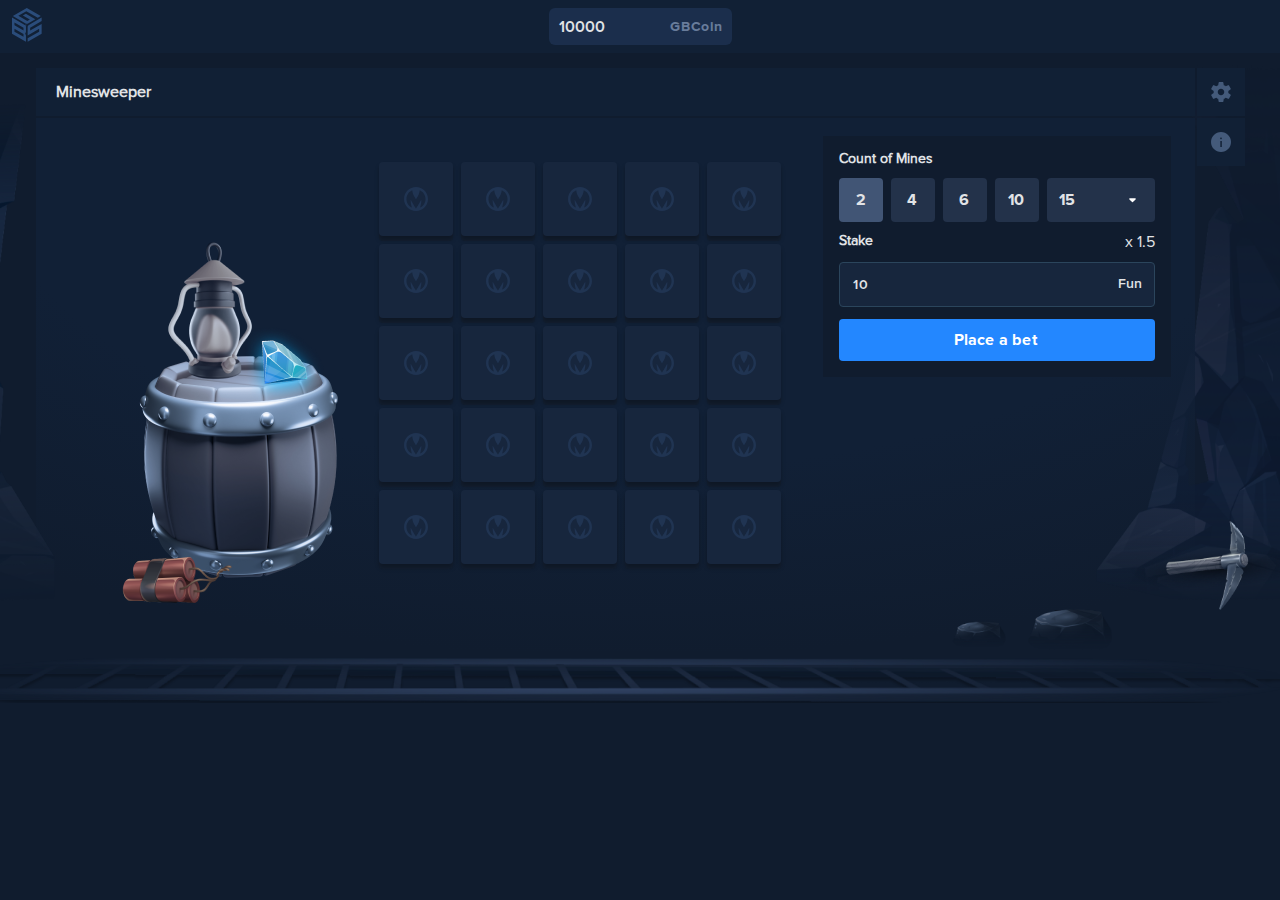
<file: index.html>
<!DOCTYPE html>
<html lang="en">
<head>
    <meta name="viewport" content="width=device-width, initial-scale=1">
    <meta charset="utf-8">
   
    <link rel="icon" href="Image/fiveIcon/fiveIcon.ico">
    <link rel="stylesheet" href="./Style/mine.css">
    <link rel="stylesheet" href="./Style/event/hover.css">
    <link rel="stylesheet" href="./Style/event/click.css">
    <link rel="stylesheet" href="./Style/Screen/screen1440.css">
    <link rel="stylesheet" href="./Style/Screen/screen1280.css">
    <link rel="stylesheet" href="./Style/Screen/screen1024.css">
    <link rel="stylesheet" href="./Style/Screen/screen744.css">
    <link rel="stylesheet" href="./Style/Screen/screen428.css">
    <link rel="stylesheet" href="./Style/Screen/screen375.css">
    <link rel="stylesheet" href="./Style/Screen/screen360.css">


    <script src="Script/baseCustomControl.js"></script>
    <Script src="Script/PopUp/basePopUp.js"></Script>
    <script src="Script/Header/headerBase.js"></script>
    <script src="Script/Body/baseBody.js"></script>

    <script src="Script/Bar/baseBar.js"></script>
    <script src="Script/Buttons/baseButton.js"></script>
    <script src="Script/Bar/buttonBar.js"></script>

    <script src="Script/Header/header.js"></script> 
    <script src="Script/Header/headerLogoContainer.js"></script>
    <script src="Script/Header/headerMyWalletContainer.js"></script>
    <script src="Script/myWallet.js"></script>
    <script src="Script/walletMoneyAmountContainer.js"></script>
    <script src="Script/currencyOfMoneyOfMyWalletContainer.js"></script>
    <script src="Script/Header/headerContactInfoContainer.js"></script>
    <script src="Script/Buttons/bookAMeeting.js"></script>
    <script src="Script/Buttons/burgerMenuButton.js"></script>

    <script src="Script/content.js"></script>

    <script src="Script/mineGameContainer.js"></script>

    <script src="Script/Bar/gameBar.js"></script>
    <script src="Script/Header/gameHeader.js"></script>

    <script src="Script/Body/gameBody.js"></script>
    <script src="Script/decorationContainer.js"></script>
    <script src="Script/Buttons/buttonContainer.js"></script>
    <script src="Script/Buttons/levelButtonContainer.js"></script>
    <script src="Script/Buttons/levelButton.js"></script>
    <script src="Script/Bar/mineButtonBar.js"></script>
    <script src="Script/Buttons/mineButtonContainer.js"></script>
    <script src="Script/Buttons/mineButton.js"></script>
    <script src="Script/minePopUpContainer.js"></script>
    <script src="Script/minePopUp.js"></script>

    <script src="Script/Bar/betBar.js"></script>
    <script src="Script/betContainer.js"></script>

    <script src="Script/Toggle/baseToggle.js"></script>
    <script src="Script/Toggle/soundSwitcher.js"></script>
    <script src="Script/Toggle/voceSwitcher.js"></script>

    <script src="Script/Bar/settingBar.js"></script>
    <script src="Script/setting.js"></script>
    <script src="Script/settings-container.js"></script>
    <script src="Script/Bar/soundEffectBar.js"></script>
    <script src="Script/soundContainer.js"></script>
    <script src="Script/VoceContainer.js"></script>
    <script src="Script/explanation.js"></script>

    <script src="Script/PopUp/rules.js"></script>
    <script src="Script/rulesContainer.js"></script>
    <script src="Script/Header/rulesHeader.js"></script>
    <script src="Script/rulesHeadlineContaienr.js"></script>
    <script src="Script/rulesCloseContainer.js"></script>
    <script src="Script/Body/rulesBody.js"></script>
    
    <script src="Script/levelContainer.js"></script>
    <script src="Script/Header/levelHeader.js"></script>
    <script src="Script/Body/levelBody.js"></script>
    <script src="Script/dropDownLevelButtonContainer.js"></script>
    <script src="Script/Header/dropDownLevelButtonHeader.js"></script>
    <script src="Script/Body/dropDownLevelButtonBody.js"></script>
    <script src="Script/arrowDecorationIconContainer.js"></script>
    <script src="Script/dropDownLevelButtonList.js"></script>
    <script src="Script/Buttons/drowDownlevelButton.js"></script>

    <script src="Script/currencyContainer.js"></script>
    <script src="Script/Header/currencyHeader.js"></script>
    <script src="Script/Body/currencyBody.js"></script>

    <script src="Script/betButtonContainer.js"></script>
    <script src="Script/Buttons/betButton.js"></script>
    
    <script src="Script/Body/levelResultBody.js"></script>
    <script src="Script/levelResultExplanation.js"></script>
    <script src="Script/levelResultMines.js"></script>

    <script src="Script/animtationContainer.js"></script>
    <script src="Script/cartForMinesContainer.js"></script>
    <script src="Script/cartOfMines.js"></script>
    <script src="Script/InfluanceBalanceContainer.js"></script>
    <Script src="Script/PopUp/influenceBalance.js"></Script>
    <script src="Script/Body/bodyInfluanceBalance.js"></script>
    <script src="Script/Buttons/InfluanceBalanceButtonContainer.js"></script>

    <script src="Script/menuMobileScreenContainer.js"></script>
    <script src="Script/Body/menuMobileScreenBody.js"></script>

    <script src="Script/mineGame.js"></script>

    <title>MineGame</title>
</head>
<body>
    <script>
        let mineGame = new MineGame({el: 'mineGame', parent: document.body});
        console.log(mineGame);
    </script>
</body>
</html>
</file>
<file: Style/mine.css>
@font-face {
    font-family: proximaNova-bold;
    src: url(../Font/ProximaNova-Bold.ttf);
}

@font-face {
    font-family: proximaNova-semibold;
    src: url(../Font/ProximaNova-Semibold.ttf);
}

@font-face {
    font-family: proximaNova-regular;
    src: url(../Font/proximanova-regular.otf);
}

@font-face {
    font-family: roboto-bold;
    src: url(../Font/Roboto-Bold.ttf);
}

@font-face {
    font-family: proximaNova-medium;
    src: url(../Font/ProximaNovaMedium.otf);
}

* {
    box-sizing: border-box;
    
    font-family: proximaNova-regular;
    font-size: 16px;
    
    border: 0;
    
    color: #E1E3E6;

    margin: 0;
    padding: 0;
}

body {
   
    background-color: #101C2E;
    background-image: url('../Image/content/BGDecoration.png');
    background-size: cover;
    background-position-y: center;
    background-position-x: center;
    background-repeat: no-repeat;
}

/*----Width settings ---*/

.width-100 {
    width: 100%;
}

.width-154px {
    width: 154px;
}


/*--- Height setting ---*/

.height-48 {
    height: 48px;
}

.height-44 {
    height: 44px;
}

.height-100vh {
    height: 100vh;
}

/*--- Font settings ---*/

.font-size32 {
    font-size: 32px;
}

.font-size24 {
    font-size: 24px;
}

.font-size20 {
    font-size: 20px;
}

.font-size18 {
    font-size: 18px;
}

.font-size16 {
    font-size: 16px;
}

.font-size14 {
    font-size: 14px;
}

.font-proximaNova-bold {
    font-family: proximaNova-bold;
}

.font-proximaNova-semibold {
    font-family: proximaNova-semibold;
}

.font-proximaNova-medium {
    font-family: proximaNova-medium;
}

.font-roboto-bold {
    font-family: roboto-bold;
}

/*--- Text align setting ---*/

.text-align-center {
    text-align: center;
}

.text-align-right {
    text-align: right;
}

.text-align-left {
    text-align: left;
}

/*--- Dispkay setting ---*/

.dsp-none {
    display:none;
}

.dsp-block {
    display: block;
}

.dsp-flex {
    display: flex;
}

.flex-jstfy-content-center {
    justify-content: center; /* centers the items horizontally */
    align-items: center;
}


.justify-content-flex-start {
    justify-content: flex-start;
    align-items: center;
}

.justify-content-flex-end {
    justify-content: flex-end;
    align-items: center;
}

.justify-content-space-between {
    justify-content: space-between;
}

.align-items-center {
    align-items: center;
}


.flex-columns-gap5 {
    column-gap: 5px;
}

.flex-columns-gap12 {
    column-gap: 12px;
}

.flex-row-gap8 {
    row-gap: 8px;
}

.flex-column-gap8 {
    column-gap: 8px;
}

/*--- Background setting ---*/

.bg-color1 {
    background-color: #101C2E;
}

.bg-color2 {
    background-color: #112035;
}

.bg-color3 {
    background: #23324A;
}

.bg-color4 {
    background-color: #202B42;
}

.bg-color5 {
    background-color: #1B2E4C;
}

.bg-color6 {
    background-color: #142238;
}

.bg-color7 {
    background-color: #284572;
}

.bg-color8 {
    background-color: #0169E7;
}

.bg-color9 {
    background-color: #142238;
}

.bg-color10{
    background-color: #2387FF;
}

.bg-color11 {
    background-color: #0A121F9C;
}

.bg-color12 {
    background-color: #0a121fe3;
}

.bg-color13 {
    background-color: #09101B;
}


.bg-no-repeat {
    background-repeat: no-repeat;
}

.bg-positionX-center {
    background-position-x: center;
}

.bg-positionY-center {
    background-position-y: center;
}


/*--- Color ---*/

.text-color-1 {
    color: #FAFAFF;
}

.text-color-2 {
    color: #687C9B !important;
}

.text-color-3 {
    color: #A0A5AD;
}

/*--- Margin setting ---*/

.margin-top12 {
    margin-top: 12px;
}

/*--- Padding setting ---*/

.padding-16 {
    padding: 16px;
}

.padding-13 {
    padding: 13px;
}

.padding-12 {
    padding: 12px;
}

.padding-8 {
    padding: 8px;
}

.padding0-margin0 {
    margin: 0;
    padding: 0;
}

/*--- Border Setting --*/

.border-radius4 {
    border-radius: 4px;
}

.border-radius6 {
    border-radius: 6px;
}

/*--- Pozition setting---*/

.positon-realitive {
    position: relative;
}

.positon-absolute {
    position: absolute;
}

.position-fixed {
    position: fixed;
}

/*--- Cursor setting ---*/

.cursor-pointer {
    cursor: pointer;
}

.input-outline-none {
    outline: none;
}


/*--- Components style ---*/

.mine-game-container {
    width: 1399px;
}

.mine-header {
    padding: 8px 10px 8px 10px;
}

.content {
    padding-top: 34px;
}

.game-header {
    height: 48px;
    
    padding-left: 20px;

    flex-flow: column nowrap;
    justify-content: center;
    align-content: center;
    align-items: stretch;
}

.logo-and-name-container {
    width: 64px;
    height: 100%;
}


.logo-and-name-container div:nth-child(1) > img  {
    width: 34px;
    height: 34px;
    filter: brightness(0) saturate(100%) invert(24%) sepia(66%) saturate(489%) hue-rotate(175deg) brightness(100%) contrast(96%);
    transition: width 0.5s, heigth 0.5s;
}

.logo-image {
    z-index: 2;
    transition: width 2s, height 4s;
}

.logo-name {
    left: -15px;
   opacity: 0;
   
    z-index: 1;
    transition: left 0.3s, opacity 0.3s;

}

.my-wallet {
    min-width: 183px;
    height: 37px;

    padding: 9px 10px 9px 10px;
}

.currency-of-money {
    color: #687C9B;
}

.booke-a-meeting {
    padding: 10px 12px 10px 12px;

}

.burger-menu-button {
    background-image: url('../Image/svg/burgerMenu/burgerMenu.svg');
    width: 24px;
    height: 24px;
}

.menu-mobile-screen-container {
    height: 100vh;
}

.menu-mobile-screen-body {
    width: 72.2%;
    height: 100%;
    
}

.game-body {
    padding-left: 0;
}

.buttons-of-setting-bar {
    width: 48px;
    height: 48px;
}

.game-body {  
    background: radial-gradient(89.59% 89.59% at 51.21% 11.61%, #112036 60.37%, #11203600 100%);
    margin-top: 2px;
    padding-top: 0;
}

.decoration-container {
    padding-top: 188px;
    padding-left: 68px;
    padding-right: 49px;
}

.mine-button-bar {
    flex-direction: column;

    padding-top: 44px;
}

.mine-button-container {
    flex-wrap: wrap;
    justify-content: space-between;
}

.mine-button {
    height: 100px;
    width: 100px;
    box-shadow: 0 4px 4px #00000040, 0px 5px 0px #131F31;
    background-color: #17263D;
    background-image: url('../Image/content/decoration2.svg');
    background-position-x: center;
    background-position-y: center;
}

.mine-button-animationEffect {
    transition: background-color .1s ease-in-out, background-image .1s ease-in-out;
}

/*
 start effect 
*/

/*Part 1*/




/*paert 2*/

.bounceIn {
    -webkit-animation-name: bounceIn;
    animation-name: bounceIn;
    -webkit-animation-duration: 0.5s;
    animation-duration: 0.5s;
    -webkit-animation-duration: 0.5s;
    animation-duration: 0.5s;
    -webkit-animation-fill-mode: backwards;
    animation-fill-mode: backwards;
    }
    @-webkit-keyframes bounceIn {
        0%, 20%, 40%, 60%, 80%, 100% {
        -webkit-transition-timing-function: cubic-bezier(0.215, 0.610, 0.355, 1.000);
        transition-timing-function: cubic-bezier(0.215, 0.610, 0.355, 1.000);
        }
        0% {
        opacity: 0;
        -webkit-transform: scale3d(.3, .3, .3);
        transform: scale3d(.3, .3, .3);
        }
        20% {
        -webkit-transform: scale3d(1.1, 1.1, 1.1);
        transform: scale3d(1.1, 1.1, 1.1);
        }
        40% {
        -webkit-transform: scale3d(.9, .9, .9);
        transform: scale3d(.9, .9, .9);
        }
        60% {
        opacity: 1;
        -webkit-transform: scale3d(1.03, 1.03, 1.03);
        transform: scale3d(1.03, 1.03, 1.03);
        }
        80% {
        -webkit-transform: scale3d(.97, .97, .97);
        transform: scale3d(.97, .97, .97);
        }
        100% {
        opacity: 1;
        -webkit-transform: scale3d(1, 1, 1);
        transform: scale3d(1, 1, 1);
        }
    }
    @keyframes bounceIn {
        0%, 20%, 40%, 60%, 80%, 100% {
        -webkit-transition-timing-function: cubic-bezier(0.215, 0.610, 0.355, 1.000);
        transition-timing-function: cubic-bezier(0.215, 0.610, 0.355, 1.000);
        }
        0% {
        opacity: 0;
        -webkit-transform: scale3d(.3, .3, .3);
        transform: scale3d(.3, .3, .3);
        }
        20% {
        -webkit-transform: scale3d(1.1, 1.1, 1.1);
        transform: scale3d(1.1, 1.1, 1.1);
        }
        40% {
        -webkit-transform: scale3d(.9, .9, .9);
        transform: scale3d(.9, .9, .9);
        }
        60% {
        opacity: 1;
        -webkit-transform: scale3d(1.03, 1.03, 1.03);
        transform: scale3d(1.03, 1.03, 1.03);
        }
        80% {
        -webkit-transform: scale3d(.97, .97, .97);
        transform: scale3d(.97, .97, .97);
        }
        100% {
        opacity: 1;
        -webkit-transform: scale3d(1, 1, 1);
        transform: scale3d(1, 1, 1);
        }
    } 

/*End effect*/

.mine-pop-up-container, .influance-balance-container {
    width: 100%;
    height: 100%;
}

.mine-pop-up {
    width: 222px;
    height: 134px;

    padding-top: 25px;

    /*top: 247px;*/
    /*left: 157px;*/

    /*border: solid 1px #0CB4FE;*/
    background-color: #132136d4;
    background-image: url('../Image/Corner.svg');
    background-position: 0 0;
    border-radius: 16px;
    backdrop-filter: blur(12px);
}

.mine-pop-up h2 {
    color:  #0CB4FE
}

.mine-pop-up p {
    color: #FAFAFF;
}
        

.bet-bar {
    padding-top: 18px;
    padding-left: 68px;
}

.bet-container {
    padding: 16px;
}

.level-button {
    height: 44px;
    width: 44px;
}

.level-result-explanation {
    background-image: url('../Image/content/levelResultExplanationDecoration.png');
    background-position-x: 118px;
    background-position-y: 12px;
}

.level-result-mines {
    background-image: url('../Image/content/levelResultMinesDecoration.png');
    background-position-x: 118px;
    background-position-y: 12px;
}

.list-of-level-container {
    width: 108px;
}

.drop-down-level-butto-body {
    width: 110px;
    top: 60px;
    left: 0;
    
    z-index: 1;
}

::-webkit-scrollbar {
    width: 6px;
}

::-webkit-scrollbar-thumb {
    background: #415575; 
    border-radius: 10px;
  }

.arrow-decoration-icon-container {
    left: 48px;
}

.drop-down-level-button-list {
    height: 200px;

    margin-top: 12px;

    overflow: auto;
}


.drop-down-level-button {
    width: 100%;
    height: 36px;
    text-align: left;
    padding: 8px 12px 8px 12px;
}

.drop-down-level-button-header {
    height: 100%;
    width: 100%;
    padding: 12px
}

.currency-body > p {
    top: 13px;
    right: 13px;

    z-index: unset;
}

.stake {
    background: #17263D;

    border: 1px solid #2B455C;

    padding-left: 13px;
    padding-right: 13px;

}

.bet-button-container > button{
    background: #2387FF;
    
    color: #FFFFFF;

    text-align: center;

    padding-top: 11px;
    padding-bottom: 11px;
}

.animation-container {
    height: 192px;
    
    background-image: url('../Image/content/animationCarriage.png');
    background-position-y: 101px;
    overflow: hidden;

}

.Cart-formines-container {
    width: 276px;
    height: 100%;
   
    margin: 0 auto;

    transition-property: move-right;
    /*transition-duration: 5s;*/
    transition-timing-function: cubic-bezier(.09,-0.01,.48,1.05);

    /*animation: move-right 3s, display 1s cubic-bezier(.09,-0.01,.48,1.05);*/
}


.Cart-for-mines-container-animation {
    left: -18%;

    animation: step 2s cubic-bezier(.09,-0.01,.48,1.05);
}


.cart-of-mines {
    width:  280px;
    height: 180px;
}

.cart-of-mines-animtation {
    top: -6px;
    left: 0;
    background: url('../Image/spritesheet.png') -12px -58px;
    background-repeat: no-repeat;

    animation: play 0.8s steps(26) infinite;
}

@keyframes play {
   100% {
    background-position-x: -7331px;
    }   
    
}

@keyframes step {
    100% {
        left: 100%;
    }
}

/*@keyframes move-right {
   from{
     left: -20%
    }

    to {
      left: 100%;
    }

}*/

.cartOfSprite {
    width:  20px;
    height: 20px;
    left: 0;
    top: 0;
}


/* --- Pop upp influance-balance ---*/

.influance-balance-container {
    background-color:#0A121FE5;

    top: 0;
    left: 0;
    z-index: 9;
}

.influance-balance {
    border-radius: 8px;
    padding: 48px 16px 0 16px;
}

.influence-balance-button {
    width: 146px;
    height: 48px;

    margin-top: 46px;

    margin-bottom: 16px;
}

/*--------Setings part-----------*/

.menu-mobile-left-free-side {
    width: 27.8%;
}

.settings-container {
    width: 100%;
    height: 100%;

    background-image: url("../Image/svg/settings/settings.svg");
}

.sound-container, .voce-container {
    padding: 10px;
}

.sound-effects-bar {
    background-color: #0C1625;
    top: 51px;
    left: -109px;

    border-radius: 8px;
}

.sound-name-container, .voce-name-container {
    width: 90px;
}

.sound-name-container, .voce-name-container {
    display: flex;
    align-items: center;
}

/*.sound-switcher-container, .voce-switcher-container {
   /* width: 64px;
  
}*/

.switcher {
    position: relative;
    display: inline-block;
    width: 48px;
    height: 21px;
}

.switcher > input {
    -webkit-appearance: none;
    -moz-appearance: none;
    -ms-appearance: none;
    -o-appearance: none;
    appearance: none;

    position: relative;
    
    width: 100%;
    height: 100%;
    border-radius: 25px;
    background-color: #121F32;
    transition: background .3s;
    outline: none;
    cursor: pointer;
}

.switcher > input::after {
    content: '';
    position: absolute;
    width: 50%;
    height: 100%;
    top: 50%;
    left: 30%;
    transform: translate(-50%, -50%);
    border-radius: 50%;
    height: 17px;
    width: 17px;
    background-color: #1e3455;
    transition: left .3s;
}

.switcher > input:checked {
    background-color: #1D83FE;
}

.switcher > input:checked::after {
    left: 70%;
}

/* --- Rules ---*/

.explanation {
    background-image: url('../Image/svg/settings/explanationIcon.svg');
}

.rules-container {
    top: 0;
    left: 0;
    z-index: 9;
}

.rules {
    width: 526px;
    height: 71%;
}

.rules-header {
    padding: 17px 24px 17px 24px;
}

.Rules-Body {
    height: 92%;

    padding: 22px 24px 22px 24px;
    margin-top: 2px;

    overflow: auto;
}

.Rules-Body > p {
   font-size: 14px;
   font-family: proximaNova-semibold;

   padding-bottom: 24px;

   color: #A0A5AD;

}

.Rules-Body > p:last-child {
    padding-bottom: 0;
}

.rules-headline-container {
    width: 494px;
}

.rules-close-container {
    width: 32px;
    background-image: url('../Image/svg/settings/rulesClose.svg');
}

#BookeBurgerMenuContaienr {display: none}
.booke-burger-menu-container {display: none;}
</file>
<file: Style/event/hover.css>
/*global settings*/

/*--- Components event ---*/

.header-logo-container > img:hover  {
    width: 28px;
    height: 28px;

    filter: brightness(0) saturate(100%) invert(49%) sepia(89%) saturate(7497%) hue-rotate(205deg) brightness(98%) contrast(99%);
}

.logo-and-name-container:hover .logo-image {
    width: 28px;
    height: 28px;

    filter: brightness(0) saturate(100%) invert(49%) sepia(89%) saturate(7497%) hue-rotate(205deg) brightness(98%) contrast(99%);
}

.logo-and-name-container:hover .logo-name-container > p {
    left: 5px;
    opacity: 1;
}



  

.mine-button-animationEffect:hover {
    background-color: #1F304A;
    background-image: url('../../Image/content/decoration2Hopver.svg');

}
.level-button:hover {
    background-color: #304361;
}

.drop-down-level-button:hover {
    background-color: #2A4A7A;
}

.bet-button:hover, .booke-a-meeting:hover {
    background-color: #0169E7;
}


.cash-out-button-disable:hover {
    background-color: #2387FF;
    opacity: 0.5;
}

.list-of-level-container:hover {
    background-color:  #2B3C57;
}

.eventHoverStyle-background-color, .eventHoverStyle-background-color:hover {
    background-color: #415575;
}

/* --- Pop Up --*/

.cancle-balance-button:hover {
    background-color: #3C6BB0;
}

.increase-balance-button:hover {
    background-color: #1D83FE;
}
</file>
<file: Style/Screen/screen1440.css>
@media only screen and (min-height: 1081px) {
    .rules {
        height: 684px;
    }
}

@media only screen and (max-width: 1440px) {
    body {
        background-position-y: 147px;
        background-size: contain;
    }

    .content {
        padding-top: 31px;
    }

    .mine-game-container {
        width: 1362px;
    }

    .decoration-container {
        width: 343px;
        padding-top: 189px;
        padding-left: 62px;
        padding-right: 24px;
        padding-bottom: 80px;
    }

    .mine-button-bar {
        width: 532px;
    }

    .animation-container {
        top: 710px;
    }
  }
</file>
<file: Style/Screen/screen1280.css>
@media screen and (max-width: 1439px) {
    .mine-game-container {
        transform: scale(0.9);
    }

    body {
        background-size: cover;
        background-position-y: center;
        background-position-x: 100%;
    }      
  }

  @media screen and (max-width: 1280px) {

    body {
        background-position-y: center;
    }

    .mine-game-container {
        transform: scale(1);
    }

    .content {
        padding-top: 15px;
        
    }

    .mine-game-container {
        transform: scale(1.0);
    }

    .mine-game-container {
        width: 1209px;
    }

   .decoration-container {
        padding: 118px 47px 24px 72px;

    }

   .mine-button-bar {
        width: 402px;
    }

    .mine-button {
        width: 74px;
        height: 74px;
    }

    .bet-bar {
        padding-left: 42px;
    }

    .to-set-mine-image {
       
        background-position: center center !important;
        background-size: 82.4px;
    }
    
    .tada {
        background-size: 100%, 228%;
    }

    .animation-container {
        top: 95%;
    } 

    .mine-pop-up-container {
        top: -1%;
    }

    .animation-container {
        background-size: 100%;
        background-position-y: 70px;

        height: 127px;

        top: 576px;
    }

    .Cart-formines-container {
        transform: scale(0.6);
    }

    .cart-of-mines-animtation {
        top: -28px;
    }

  }
</file>
<file: Style/Screen/screen1024.css>
@media screen and (max-width: 1279px) {
    .mine-game-container {
        transform: scale(0.8);
    }

    body {
        background-size: cover;
    }
}

@media screen and (max-width: 1259px) {
    .animation-container {
        background-size: 1260px;;
    }
}

@media screen and (max-width: 1030px) {
    .mine-game-container {
        transform: scale(0.7);
    }
}

@media screen and (max-width: 1024px) {
    body {
        background-size: 105%;
        background-position-y: 129%;
    }

    .content {
       
        width: 793px;
        margin: 43px auto 0 auto;
        padding-top: 0;
    }
    .mine-game-container {
        transform: none;
        width: 100%;
    }

    .decoration-container, .mine-button-bar, .bet-bar {
        padding: 0;
    }

    .decoration-container {
        position: absolute;
        top: 914px;
        left: 0.6%;
        z-index: 8;
    }
    
    .game-header {
        display: none;
    }

    .game-body {
        display: block;
        padding: 0;
    }

    .mine-button-bar {
        width: 744px;
        margin: 0 auto;
        padding-top: 16px;
    }

    .mine-button-container {
        width: 96%;
        margin: 0 auto;
    }

    .mine-button {
        width: 136px;
        height: 136px;
    }

    .to-set-mine-image {
        background-size: 160px;
        background-position: -10px -3px !important;
    }

    .bet-bar {
        width: 744px;
        position: absolute;
        z-index: 9;

        left: 50%;
        -webkit-transform: (-53%, 63%);
        -ms-transform: translate(-53%, 63%);
        -o-transform: translate(-53%, 63%);
        transform: translate(-53%, 63%);
    }

    .level-button-container {
        flex-grow: 13;
    }

    .list-of-level-container {
        flex-grow: 1;
    }


    .drop-down-level-button-list {
        margin-bottom: 12px;
        background-color: #101c2e;
    }

    .drop-down-level-butto-body {
        width: 100%;
        top: -228px;
        left: 0;
        z-index: 1;
    }

    .arrow-decoration-icon-container {
        left: 46%;
        top: 95%;
        transform: rotate(180deg);
    }

    .level-result-explanation-container, .level-result-mines-container {
        flex-basis: 50%;
    }

    .level-result-explanation, .level-result-mines  {
        width: 100%;
    }

    .bet-button-container > button{
        margin-top: 16px !important;
    }

    .animation-container {
        top: 873px;
    }

    .level-button, .level-result-explanation, .level-result-mines, .stake, .bet-button-container > button {
        flex-basis: 25%;
        height: 64px;
    }

    .level-result-explanation, .level-result-mines {
        background-position-x: 316px;
        background-position-y: center;
    }

    .rules {
        width: 500px;
        height: 80%;

        overflow: auto;
    }
}

/*
@media screen and (max-width: 888px) {
    .mine-game-container {
        transform: scale(0.6);
    }
}

@media screen and (max-width: 752px) {
    .mine-game-container {
        transform: scale(0.5);
    }
}*/
</file>
<file: Style/Screen/screen744.css>
@media screen and (max-width: 860px) {
    body {
        background-position-y: 129%;
    }

    .content {
       
        width: 613px;
        margin: 43px auto 0 auto;
        padding-top: 0;
    }

    .mine-button-bar {
        width: 100%;
    }

    .mine-button-container {
        width: 532px;
        margin: 0 auto;
    }

    .mine-button {
        width: 100px;
        height: 100px;
    }

    .to-set-mine-image {
        background-position: -29px -20px !important;
    }

    .bet-bar {
        width: 564px;
    }

    .level-button, .level-result-explanation, .level-result-mines, .stake, .bet-button-container > button {
        flex-basis: 23.7%;
        height: 64px;
    }

    .animation-container {
        top: 688px;
        background-size: 860px;
        background-position-y: 56px;
    }

    .Cart-formines-container {
        transform: scale(0.5);
        top: -15%;
    }

    .decoration-container {
        top: 674px;
    }

    .bet-bar {
        top: 636px;
    }

}

@media screen and (max-width: 744px) {
    /*body {
        background-position-y: 119%;
    }*/
}
</file>
<file: Style/Screen/screen428.css>
@media screen and (max-width: 677px) {
    .menu-mobile-screen-container {
        position: fixed;
        top: 0;
        right: 0;
        z-index: 9;
    }

    body {
        background-size: contain;
        background-position-y: 129%;
    }

    .content {
        width: 100%;
        margin-top: 6px;
    }

    #SettingBar {
        display: none;
    }

    .booke-a-meeting {
        width: 100%;
    }

    .decoration-container {
        top: 506px;
    }

    .decoration-container > img {
        width: 48%;
    }

    .mine-button-container {
        width: 384px;
        column-gap: 6px
    }

    .mine-button {
        width: 72px;
        height: 72px;

       background-size: 18px;
    }

    .to-set-mine-image {
        background-size: 80px;
        background-position: center 0!important;
    }

    .tada {
        background-size: 100%, 228% !important;
    }

    .bet-bar {
        width: 396px;
        top: 346px;

        -webkit-transform: (-50%, 50%);
        -ms-transform: translate(-50%, 50%);
        -o-transform: translate(-50%, 50%);
        transform: translate(-50%, 50%);
    }

    .level-button, .level-result-explanation, .level-result-mines, .stake, .bet-button-container > button {
        height: 44px;
    }

   .animation-container {
    background-size: 1000px;

    top: 490px;
    }

    .Cart-formines-container {
        transform: scale(0.5);
        
        top: -19px;
        left: -52%;
    }

    .cart-of-mines-animtation {
        top: -19px;
    }

    .menu-mobile-screen-body {
        padding: 15px;
    }

    .level-container {
        margin-top: 12px;
    }

    .bet-container {
        display: flex;
        flex-direction: column;
    }

    .bet-member {
        order: 1;
    }

    .bet-member:first-child {
        order: 2;
    }
}
</file>
<file: Style/Screen/screen375.css>
@media screen and (max-width: 610px) {
    body {
        background-size: 610px;
    }
}
@media screen and (max-width: 536px) {
    body {
        background-position-y: 226px;
    }
    
   .mine-button-container {
        width: 324px;
    }

    .mine-button {
        width: 60px;
        height: 60px;
    }

    .bet-bar {
        width: 348px;
        top: 284px;
    }

    .animation-container {
        top: 467px;
    }

    .rules  {
        width: 400px;
    }
}
</file>
<file: Style/Screen/screen360.css>
@media screen and (max-width: 440px) {
    .rules {
        width: 300px;
    }
}

@media screen and (max-width: 412px) {
    .decoration-container {
        left: 4.8%;
    }
}


@media only screen and (max-width: 360px) and (max-height: 640px) {
    .mine-button-container {
        width: 274px;
    }

    .mine-button {
        width: 50px;
        height: 50px;

        background-size: 12px;
    }

    .bet-bar {
        top: 361px;
    }

    .to-set-mine-image {
        background-size: 58px;
    }

    .bet-bar {
        top: 236px;
    }

    .decoration-container {
        top: 380px;
    }

    .decoration-container > img {
        width: 28%;
    }

    .animation-container {
        background-size: 142%;
        top: 393px;
        background-position-y: 36px;
    }

    .Cart-formines-container {
        transform: scale(0.3);
        top: -37px;
    }
}
</file>
<file: Style/event/click.css>
/* --- Global class ---*/

.opacity1 {
    opacity: 1;
}

.opacity0-3 {
    opacity: 0.3 !important;
}

/* --- Bakcground Image --- */

.reset-mines-button-background {
   /* background-image: url('../../Image/content/decoration2.svg') !important;
    background-position: 38px 38px !important;*/
}

/*.reset-mines-button-background:hover {
    background-image: url('../../Image/content/decoration2Hopver.svg') !important;
    background-position: 38px 38px !important;
}*/

.to-set-mine-image {
    background-image: url('../../Image/content/dimondDecoration.png') !important;
    background-position: -18px -11px !important;
}

.to-set-explosive-image {
    background-image: url('../../Image/content/explosiveDecoration.png') !important;
    background-position: 0 0 !important;
}

/*.to-set-active-explosive-buttons {

}*/

.level-button-selected {
    background-color: #415575;
}

.cash-out-button-disable {
    opacity: 0.5;
}


/*Part 1*/

.tada {
    /*-webkit-animation-name: tada;
    animation-name: tada;
    -webkit-animation-duration: 1s;
    animation-duration: 1s;
    -webkit-animation-fill-mode: both;
    animation-fill-mode: both;
    -webkit-animation-iteration-count: infinite;
    animation-iteration-count: infinite;**/
    background-image: url('../../Image/content/explosiveDecoration.png'), url('../../Image/svg/smil/data.svg');
    background-position: center center, center center;

    animation:  bounceIn 1s both; /*moveBackground 1.3s cubic-bezier(1,1.2,1,1) infinite;*/
  }

  @-webkit-keyframes bounceIn {
    0%, 20%, 40%, 60%, 80%, 100% {
    -webkit-transition-timing-function: cubic-bezier(0.215, 0.610, 0.355, 1.000);
    transition-timing-function: cubic-bezier(0.215, 0.610, 0.355, 1.000);
    }
    0% {
    opacity: 0;
    -webkit-transform: scale3d(.3, .3, .3);
    transform: scale3d(.3, .3, .3);
    }
    20% {
    -webkit-transform: scale3d(1.1, 1.1, 1.1);
    transform: scale3d(1.1, 1.1, 1.1);
    }
    40% {
    -webkit-transform: scale3d(.9, .9, .9);
    transform: scale3d(.9, .9, .9);
    }
    60% {
    opacity: 1;
    -webkit-transform: scale3d(1.03, 1.03, 1.03);
    transform: scale3d(1.03, 1.03, 1.03);
    }
    80% {
    -webkit-transform: scale3d(.97, .97, .97);
    transform: scale3d(.97, .97, .97);
    }
    100% {
    opacity: 1;
    -webkit-transform: scale3d(1, 1, 1);
    transform: scale3d(1, 1, 1);
    }
}
@keyframes bounceIn {
    0%, 20%, 40%, 60%, 80%, 100% {
    -webkit-transition-timing-function: cubic-bezier(0.215, 0.610, 0.355, 1.000);
    transition-timing-function: cubic-bezier(0.215, 0.610, 0.355, 1.000);
    }
    0% {
    opacity: 0;
    -webkit-transform: scale3d(.3, .3, .3);
    transform: scale3d(.3, .3, .3);
    }
    20% {
    -webkit-transform: scale3d(1.1, 1.1, 1.1);
    transform: scale3d(1.1, 1.1, 1.1);
    }
    40% {
    -webkit-transform: scale3d(.9, .9, .9);
    transform: scale3d(.9, .9, .9);
    }
    60% {
    opacity: 1;
    -webkit-transform: scale3d(1.03, 1.03, 1.03);
    transform: scale3d(1.03, 1.03, 1.03);
    }
    80% {
    -webkit-transform: scale3d(.97, .97, .97);
    transform: scale3d(.97, .97, .97);
    }
    100% {
    opacity: 1;
    -webkit-transform: scale3d(1, 1, 1);
    transform: scale3d(1, 1, 1);
    }
} 


  @keyframes moveBackground {
    0% {
        background-image: url('../../Image/content/explosiveDecoration.png'), url('../../Image/svg/smil/data.svg');
        background-size: 100%, 300%;

        background-position: center center, center center;
    }

    50% {
        background-image: url('../../Image/content/explosiveDecoration.png'), url('../../Image/svg/smil/data.svg');
        background-size: 150%, 300%;
        background-position: center center, center center;    
    }
   
    100% {
        background-image: url('../../Image/content/explosiveDecoration.png'), url('../../Image/svg/smil/data.svg');
        background-size: 100%, 300%;
        background-position: center center, center center;    
    }
  }

  .tada:hover {
    background-image: url('../../Image/content/explosiveDecoration.png'), url('../../Image/svg/smil/data.svg');
  }
</file>
